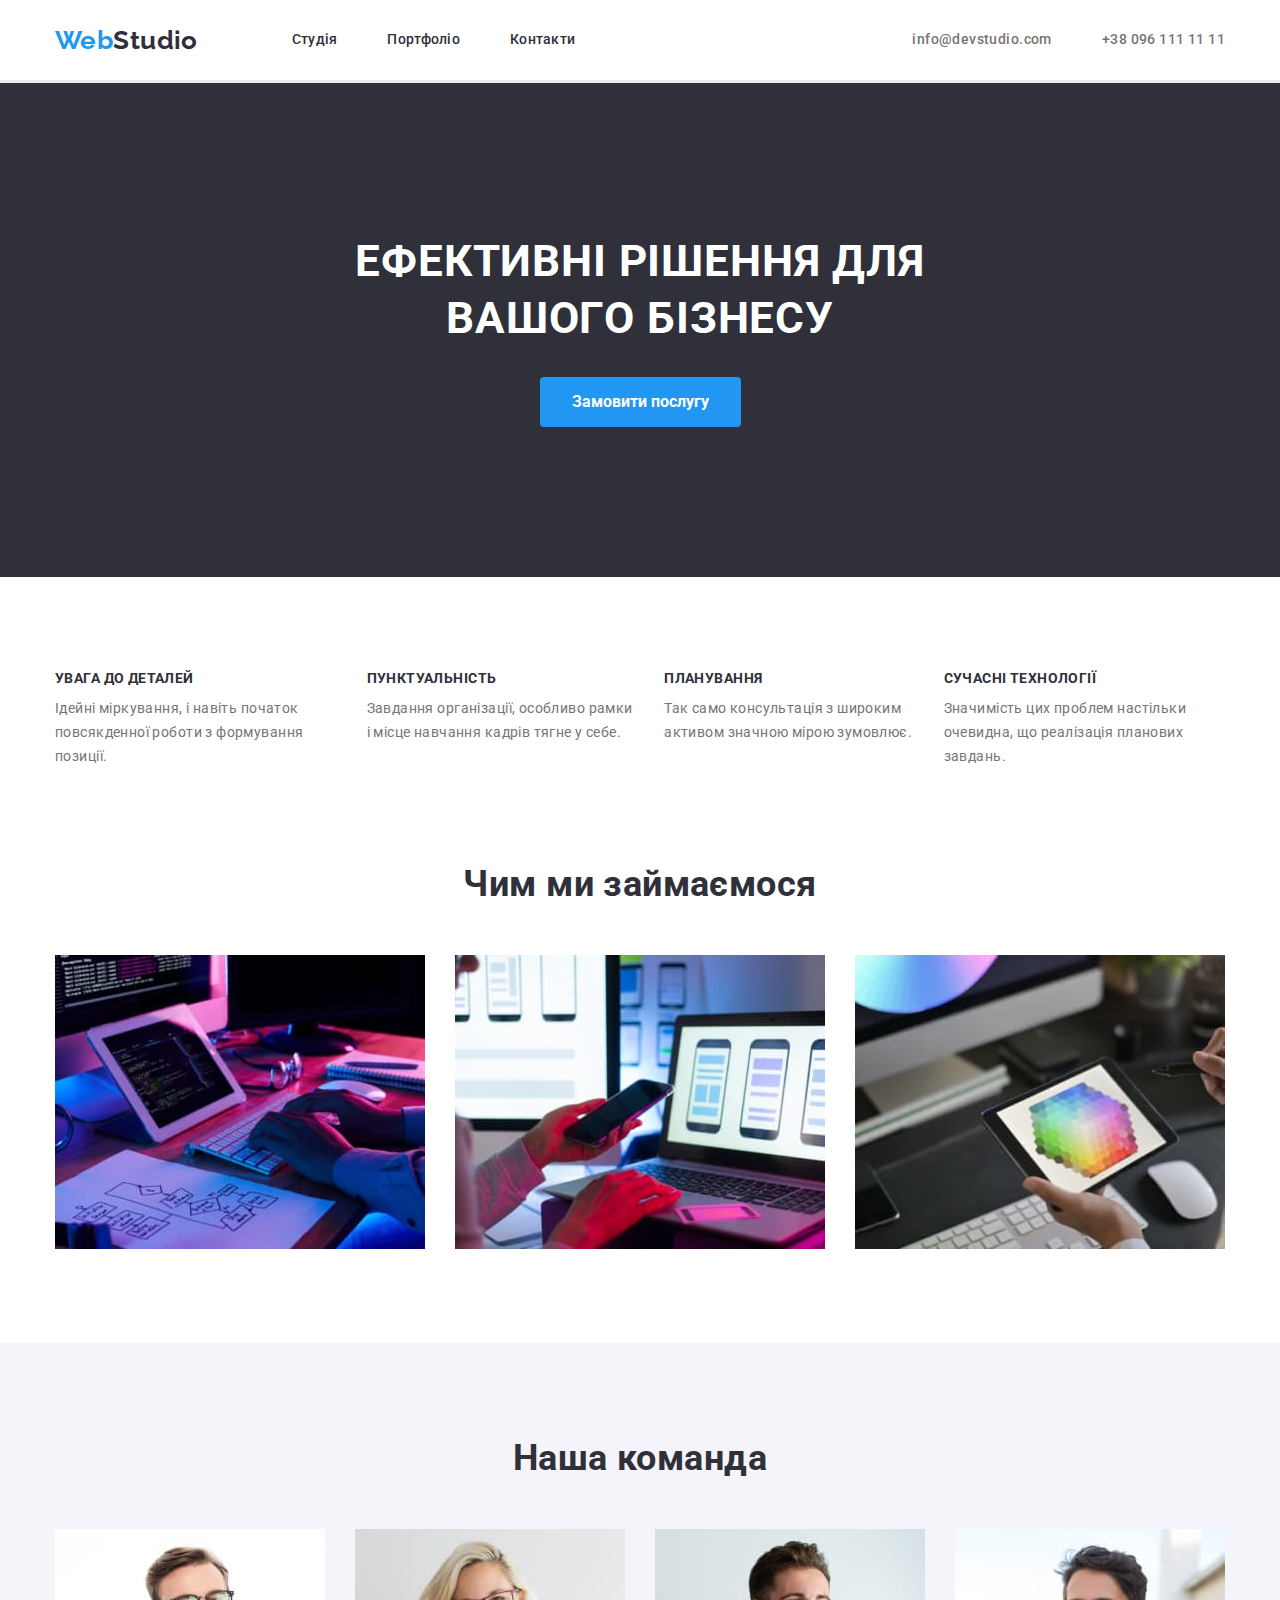
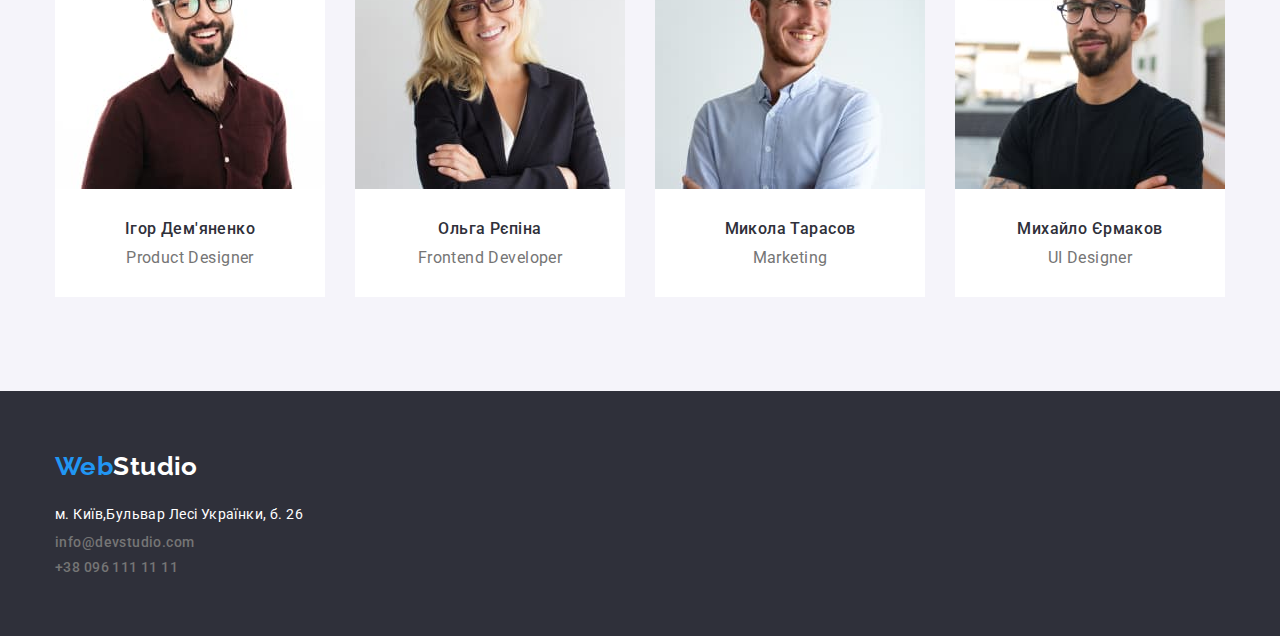
<file: index.html>
<!DOCTYPE html>
<html lang="uk">
  <head>
    <meta charset="UTF-8" />
    <meta http-equiv="X-UA-Compatible" content="IE=edge" />
    <meta name="viewport" content="width=device-width, initial-scale=1.0" />
    <link
      rel="stylesheet"
      href="https://cdnjs.cloudflare.com/ajax/libs/modern-normalize/1.1.0/modern-normalize.min.css"
    />
    <link rel="stylesheet" href="./css/styles.css" />
    <title>Студія</title>
  </head>
  <body>
    <header>
      <section class="all-nav">
        <div class="container header-container" >
          <a class="logo" href="./index.html"><span>Web</span>Studio</a>
        <nav class="navigation">
          <ul class="site-nav">
            <li>
              <a class="navigation-links" href="./index.html">Студія</a>
            </li>
            <li>
              <a class="navigation-links" href="./portfolio.html"
                >Портфоліо</a
              >
            </li>
            <li><a class="navigation-links" href="#">Контакти</a></li>
          </ul>
        </nav>
        <ul class="cont">
          <li>
            <a class="contacts" href="info@devstudio.com"
              >info@devstudio.com</a
            >
          </li>
          <li>
            <a class="contacts" href="tel:380961111111">+38 096 111 11 11</a>
          </li>
        </ul>
      </div>
      </section>
  </header>
  <main>
    <main>
      <section class="hero">
        <h1>Ефективні рішення для вашого бізнесу</h1>
        <button class="btn" type="button">Замовити послугу</button>
      </section>

      <section class="information">
        <div class="container">
          <h2 class="information-heading">Загальна інформація</h2>
          <ul class="info">
            <li>
              <h3 class="info-heading">УВАГА ДО ДЕТАЛЕЙ</h3>
              <p class="info-text">
                Ідейні міркування, і навіть початок повсякденної роботи з
                формування позиції.
              </p>
            </li>
            <li>
              <h3 class="info-heading">ПУНКТУАЛЬНІСТЬ</h3>
              <p class="info-text">
                Завдання організації, особливо рамки і місце навчання кадрів
                тягне у себе.
              </p>
            </li>
            <li>
              <h3 class="info-heading">ПЛАНУВАННЯ</h3>
              <p class="info-text">
                Так само консультація з широким активом значною мірою зумовлює.
              </p>
            </li>
            <li>
              <h3 class="info-heading">СУЧАСНІ ТЕХНОЛОГІЇ</h3>
              <p class="info-text">
                Значимість цих проблем настільки очевидна, що реалізація
                планових завдань.
              </p>
            </li>
          </ul>
        </div>
      </section>
      <section class="work">
        <div class="container">
          <h2 class="work-heading">Чим ми займаємося</h2>
          <ul class="photos">
            <li>
              <img
                src="./images/b.jpg"
                alt="написання коду"
                width="370"
                height="294"
              />
            </li>
            <li>
              <img
                src="./images/img.jpg"
                alt="робота з дизайном"
                width="370"
                height="294"
              />
            </li>
            <li>
              <img
                src="./images/img2.jpg"
                alt="палітра колорів"
                width="370"
                height="294"
              />
            </li>
          </ul>
        </div>
      </section>
      <section class="workers">
        <div class="container">
          <h2 class="workers-heading">Наша команда</h2>
          <ul class="workers-flex">
            <li class="workers-card">
              <img
                src="./images/img:1.jpg"
                alt="молодий чоловік в окулярах"
                width="270"
                height="260"
              />
              <div class="workers-info">
                <h3 class="worker-name">Ігор Дем'яненко</h3>
                <p class="workers-job">Product Designer</p>
              </div>
            </li>
            <li class="workers-card">
              <img
                src="./images/im2.jpg"
                alt="дівчина робітник фронт"
                width="270"
                height="260"
              />
              <div class="workers-info">
                <h3 class="worker-name">Ольга Рєпіна</h3>
                <p class="workers-job">Frontend Developer</p>
              </div>
            </li>
            <li class="workers-card">
              <img
                src="./images/im3.jpg"
                alt="хлопець з маркентгу"
                width="270"
                height="260"
              />
              <div class="workers-info">
                <h3 class="worker-name">Микола Тарасов</h3>
                <p class="workers-job">Marketing</p>
              </div>
            </li>
            <li class="workers-card">
              <img
                src="./images/im4.jpg"
                alt="молодий чоловік в окулярах UI"
                width="270"
                height="260"
              />
              <div class="workers-info">
                <h3 class="worker-name">Михайло Єрмаков</h3>
                <p class="workers-job">UI Designer</p>
              </div>
            </li>
          </ul>
        </div>
      </section>
    </main>

    <footer>
      <div class="container">
        <a class="logo-b" href="./index.html"><span>Web</span>Studio</a>
        <address>
          <ul class="f-links">
            <li>
              <a
                class="footer-links"
                href=" https://goo.gl/maps/tbmbM4fvrWX6sfsx7"
              >
                м. Київ,Бульвар Лесі Українки, б. 26</a
              >
            </li>
            <li>
              <a class="contacts-b" href="info@devstudio.com"
                >info@devstudio.com</a
              >
            </li>
            <li>
              <a class="contacts-b" href="tel:380961111111"
                >+38 096 111 11 11</a
              >
            </li>
          </ul>
        </address>
      </div>
    </footer>
  </body>
</html>
</file>
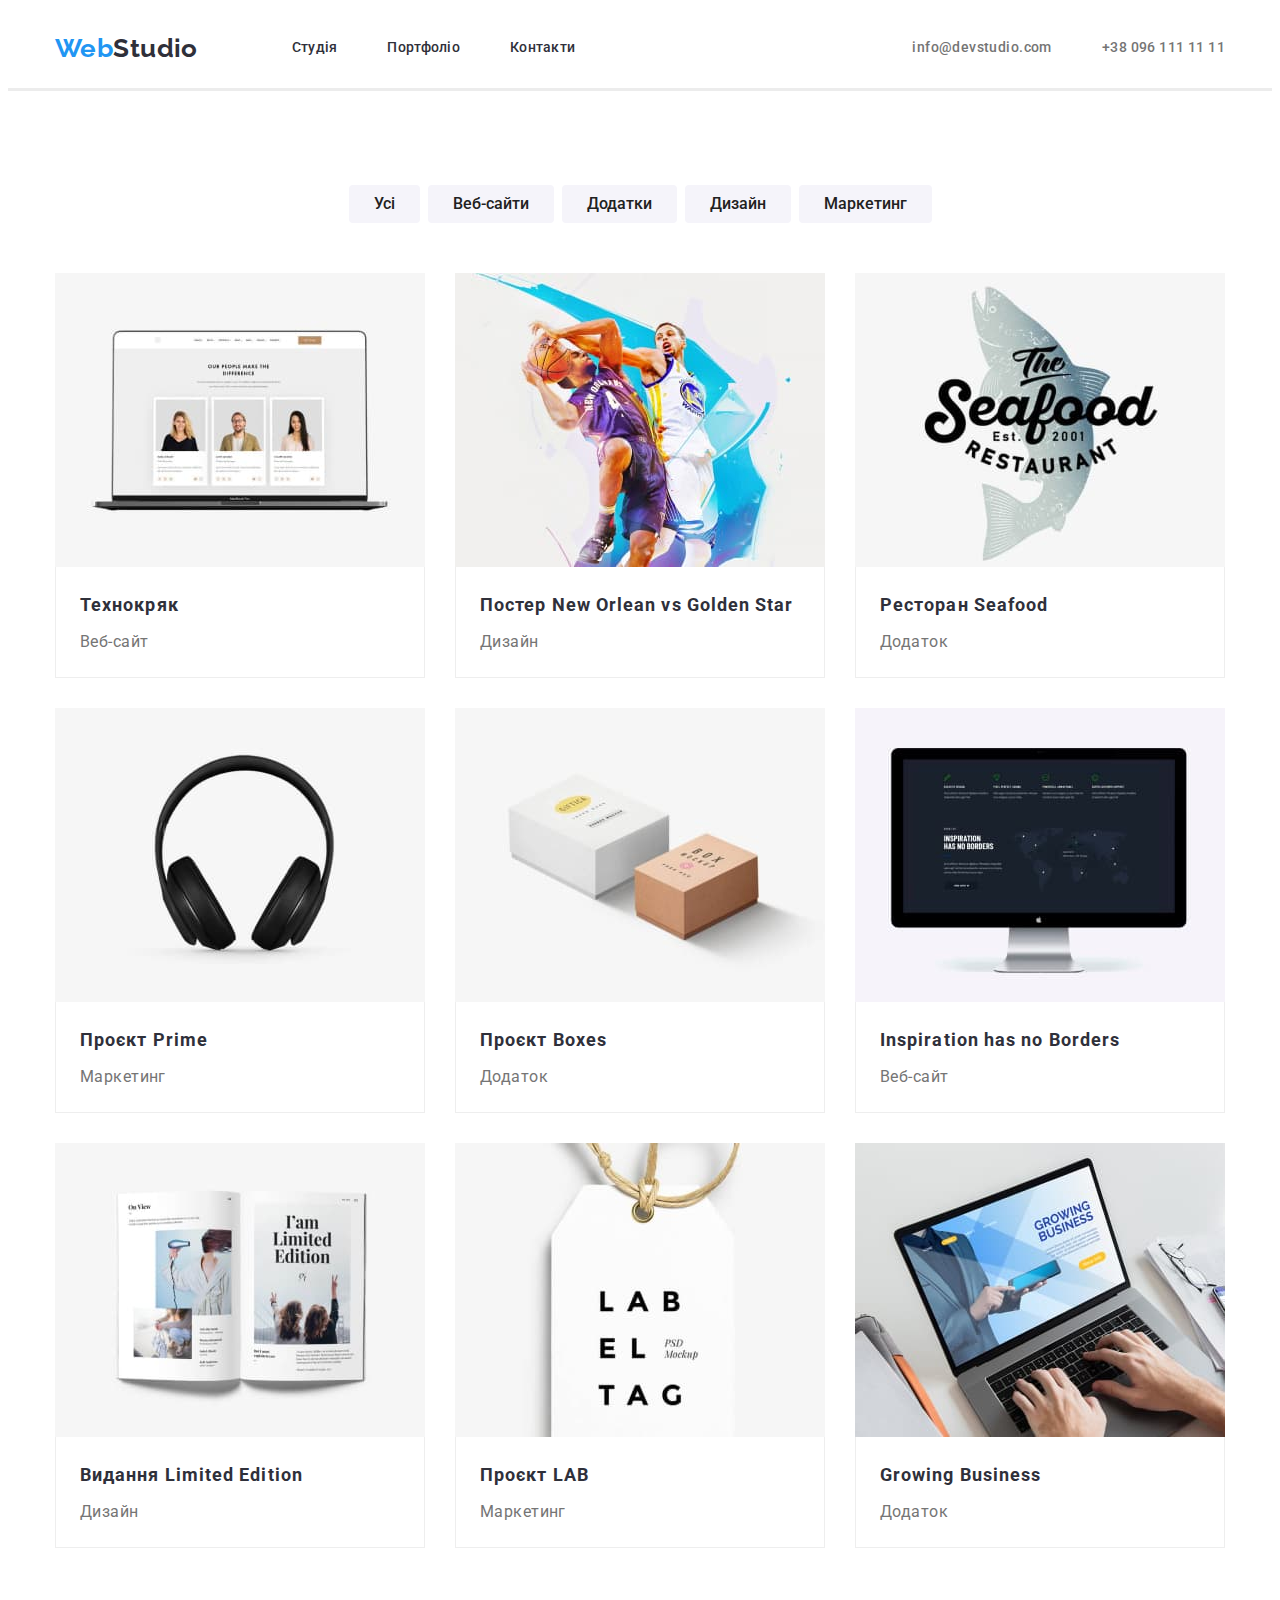
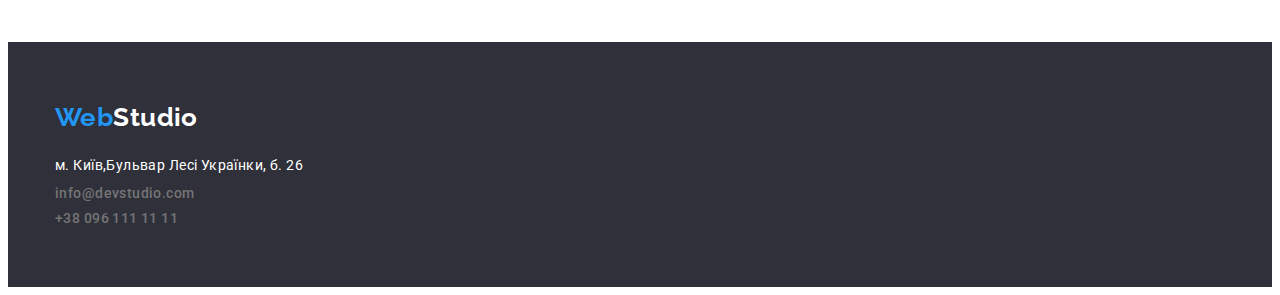
<file: portfolio.html>
<!DOCTYPE html>
<html lang="uk">
  <head>
    <meta charset="UTF-8" />
    <meta http-equiv="X-UA-Compatible" content="IE=edge" />
    <meta name="viewport" content="width=device-width, initial-scale=1.0" />
    <link rel="stylesheet" href="./css/styles.css" />
    <title>Портфоліо</title>
  </head>
  <body>
    <header>
      <section class="all-nav">
        <div class="container header-container">
          <a class="logo" href="./index.html"><span>Web</span>Studio</a>
          <nav class="navigation">
            <ul class="site-nav">
              <li>
                <a class="navigation-links" href="./index.html">Студія</a>
              </li>
              <li>
                <a class="navigation-links" href="./portfolio.html"
                  >Портфоліо</a
                >
              </li>
              <li><a class="navigation-links" href="#">Контакти</a></li>
            </ul>
          </nav>
          <ul class="cont">
            <li>
              <a class="contacts" href="info@devstudio.com"
                >info@devstudio.com</a
              >
            </li>
            <li>
              <a class="contacts" href="tel:380961111111">+38 096 111 11 11</a>
            </li>
          </ul>
        </div>
      </section>
    </header>
    <main>
      <section class="filter_and_examples">
        <div class="container">
          <h1 class="portfolio-heading">Портфоліо компаії</h1>
          <ul class="filter">
            <li><button class="btn-ex" type="button">Усі</button></li>
            <li><button class="btn-ex" type="button">Веб-сайти</button></li>
            <li><button class="btn-ex" type="button">Додатки</button></li>
            <li><button class="btn-ex" type="button">Дизайн</button></li>
            <li><button class="btn-ex" type="button">Маркетинг</button></li>
          </ul>

          <ul class="gallary">
            <li class="examples-cards">
              <img
                src="./images/ex1.jpg"
                alt="головна сторінка сайту"
                width="370"
                height="294"
              />
              <div class="ex-info">
                <h3 class="exmples-names">Технокряк</h3>
                <p class="exmples-info">Веб-сайт</p>
              </div>
            </li>
            <li class="examples-cards">
              <img
                src="./images/ex2.jpg"
                alt="постер баскетбольного матчу"
                width="370"
                height="294"
              />
              <div class="ex-info">
                <h3 class="exmples-names">Постер New Orlean vs Golden Star</h3>
                <p class="exmples-info">Дизайн</p>
              </div>
            </li>
            <li class="examples-cards">
              <img
                src="./images/ex3.jpg"
                alt="лого ресторану"
                width="370"
                height="294"
              />
              <div class="ex-info">
                <h3 class="exmples-names">Ресторан Seafood</h3>
                <p class="exmples-info">Додаток</p>
              </div>
            </li>
            <li class="examples-cards">
              <img
                src="./images/ex4.jpg"
                alt="безпровідні навушники"
                width="370"
                height="294"
              />
              <div class="ex-info">
                <h3 class="exmples-names">Проєкт Prime</h3>
                <p class="exmples-info">Маркетинг</p>
              </div>
            </li>
            <li class="examples-cards">
              <img
                src="./images/ex5.jpg"
                alt="фото дизайну коробок"
                width="370"
                height="294"
              />
              <div class="ex-info">
                <h3 class="exmples-names">Проєкт Boxes</h3>
                <p class="exmples-info">Додаток</p>
              </div>
            </li>
            <li class="examples-cards">
              <img
                src="./images/ex6.jpg"
                alt="дизайн сайту"
                width="370"
                height="294"
              />
              <div class="ex-info">
                <h3 class="exmples-names">Inspiration has no Borders</h3>
                <p class="exmples-info">Веб-сайт</p>
              </div>
            </li>
            <li class="examples-cards">
              <img
                src="./images/ex7.jpg"
                alt="дизайн розгортки журналу"
                width="370"
                height="294"
              />
              <div class="ex-info">
                <h3 class="exmples-names">Видання Limited Edition</h3>
                <p class="exmples-info">Дизайн</p>
              </div>
            </li>
            <li class="examples-cards">
              <img
                src="./images/ex8.jpg"
                alt="дизайн лого"
                width="370"
                height="294"
              />
              <div class="ex-info">
                <h3 class="exmples-names">Проєкт LAB</h3>
                <p class="exmples-info">Маркетинг</p>
              </div>
            </li>
            <li class="examples-cards">
              <img
                src="./images/ex9.jpg"
                alt="сторинка сайту"
                width="370"
                height="294"
              />
              <div class="ex-info">
                <h3 class="exmples-names">Growing Business</h3>
                <p class="exmples-info">Додаток</p>
              </div>
            </li>
          </ul>
        </div>
      </section>
    </main>

    <footer>
      <div class="container">
        <a class="logo-b" href="./index.html"><span>Web</span>Studio</a>
        <address>
          <ul class="f-links">
            <li>
              <a
                class="footer-links"
                href=" https://goo.gl/maps/tbmbM4fvrWX6sfsx7"
              >
                м. Київ,Бульвар Лесі Українки, б. 26</a
              >
            </li>
            <li>
              <a class="contacts-b" href="info@devstudio.com"
                >info@devstudio.com</a
              >
            </li>
            <li>
              <a class="contacts-b" href="tel:380961111111"
                >+38 096 111 11 11</a
              >
            </li>
          </ul>
        </address>
      </div>
    </footer>
  </body>
</html>
</file>
<file: css/styles.css>
@import url("https://fonts.googleapis.com/css2?family=Roboto:wght@100;300;400;500;700&display=swap");
@import url("https://fonts.googleapis.com/css2?family=Raleway:wght@100;300;400;500;700&display=swap");

html {
  box-sizing: border-box;
}
*,
*::before,
*::after {
  box-sizing: inherit;
}

h1,
h2,
h3,
h4,
h5,
h6,
p {
  margin: 0;
}
img {
  display: block;
  max-width: 100%;
  height: auto;
}

header {
  border-bottom: solid #ececec;
}

body {
  font-family: "Roboto";
  color: #2f303a;
  font-size: 14px;
  letter-spacing: 0.03em;
}

ul {
  list-style: none;
  margin: 0;
  padding: 0;
}

h1 {
  font-size: 44px;
  text-align: center;
  width: 696px;
  margin: 0 auto;
}
.container {
  width: 1200px;
  margin-left: auto;
  margin-right: auto;
  padding-left: 15px;
  padding-right: 15px;
}

.header-container {
  display: flex;
  align-items: center;
}
.navigation {
  display: flex;
}

.cont {
  display: flex;
  margin-left: auto;
}

.cont li:not(:last-child) {
  margin-right: 50px;
}
.logo {
  display: flex;
  font-family: "Raleway";
  font-size: 26px;
  font-weight: 700;
  color: #2f303a;
  text-decoration: none;
  line-height: 1.19;
  text-transform: capitalize;
  margin-right: 94px;
}

.logo span {
  color: #2196f3;
}
.site-nav {
  display: flex;
  align-items: center;
}
.site-nav li {
  margin-right: 50px;
}
.site-nav li:last-child {
  margin-right: 0;
}
.navigation-links {
  display: block;
  color: #2f303a;
  text-decoration: none;
  font-weight: 500;
  font-size: 14px;
  line-height: 1.14;
  letter-spacing: 0.02em;
  padding-top: 32px;
  padding-bottom: 32px;
}

.navigation-links:hover,
.navigation-links:focus {
  color: #2196f3;
}

.contacts {
  display: block;
  color: #757575;
  font-weight: 500;
  font-size: 14px;
  line-height: 1.14;
  text-decoration: none;
  font-style: normal;
  padding-top: 32px;
  padding-bottom: 32px;
}

.contacts:hover,
.contacts:focus {
  color: #2196f3;
}

.hero {
  text-align: center;
  text-transform: uppercase;
  background-color: #2f303a;
  color: #ffffff;
  line-height: 1.3;
  letter-spacing: 0.06em;
  padding-top: 150px;
  padding-bottom: 150px;
}

.btn {
  background-color: #2196f3;
  color: #ffffff;
  font-weight: 700;
  font-size: 16px;
  line-height: 1.88;
  border: 0;
  font-family: inherit;
  margin-top: 30px;
  padding: 10px 32px;
  border-radius: 4px;
}

.btn:hover,
.btn:focus {
  cursor: pointer;
}

.information {
  padding-top: 94px;
}

.information-heading {
  display: none;
}

.info {
  display: flex;
  gap: 30px;
}
.info li {
  width: auto;
}
.info-heading {
  font-size: 14px;
  line-height: 1.14;
  text-transform: uppercase;
}

.info-text {
  font-size: 14px;
  line-height: 1.7;
  color: #757575;
  margin-top: 10px;
}

.work {
  padding-top: 94px;
  padding-bottom: 94px;
  display: flex;
}

.work-heading {
  font-size: 36px;
  line-height: 1.17;
  text-align: center;
}
.photos {
  display: flex;
  margin-top: 50px;
}
.photos li {
  margin-right: 30px;
}
.photos li:last-child {
  margin-right: 0;
}
.workers {
  background: #f5f4fa;
  padding-top: 94px;
}

.workers-heading {
  font-size: 36px;
  line-height: 1.17;
  text-align: center;
}
.workers-flex {
  margin-top: 50px;
  display: flex;
  justify-content: space-between;
  padding-bottom: 94px;
}
.workers-card {
  width: 270px;
  border-color: #f5f4fa;
}
.workers-info {
  background-color: #ffffff;
  padding: 30px;
}

.worker-name {
  font-weight: 500;
  font-size: 16px;
  line-height: 1.19;
  text-align: center;
}

.workers-job {
  color: #757575;
  font-size: 16px;
  line-height: 1.19;
  text-align: center;
  margin-top: 10px;
}

.portfolio-heading {
  display: none;
}

.filter_and_examples {
  padding-top: 94px;
}

.filter {
  display: flex;
  justify-content: center;
}
.filter li {
  margin-right: 8px;
}
.filter li:last-child {
  margin-right: 0;
}
.btn-ex {
  color: #212121;
  background-color: #f5f4fa;
  font-weight: 500;
  font-size: 16px;
  line-height: 1.6;
  text-align: center;
  border: 0;
  font-family: inherit;
  padding: 6px 25px;
  border-radius: 4px;
}

.btn-ex:hover,
.btn-ex:focus {
  color: #ffffff;
  background-color: #2196f3;
  cursor: pointer;
}
.gallary {
  margin-top: 50px;
  display: flex;
  flex-wrap: wrap;
  gap: 30px;
  padding-bottom: 94px;
}

.examples-cards {
  width: auto;
}
.examples-cards:hover {
  cursor: pointer;
}
.ex-info {
  padding: 20px 24px;
  border: 1px solid #eeeeee;
  border-top: 0;
}

.exmples-names {
  font-size: 18px;
  line-height: 2;
  letter-spacing: 0.06em;
}

.exmples-info {
  font-size: 16px;
  line-height: 1.88;
  color: #757575;
  margin-top: 4px;
}

footer {
  background-color: #2f303a;
  line-height: 24px;
  padding-top: 60px;
  padding-bottom: 60px;
}

.logo-b {
  display: block;
  color: #ffffff;
  font-family: "Raleway";
  font-style: normal;
  font-weight: 700;
  font-size: 26px;
  line-height: 1.19;
  text-decoration: none;
  margin-bottom: 20px;
}

.logo-b span {
  color: #2196f3;
}

.footer-links {
  font-style: normal;
  color: #ffffff;
  text-decoration: none;
  font-size: 14px;
}

.contacts-b {
  display: block;
  color: #757575;
  font-weight: 500;
  font-size: 14px;
  line-height: 1.14;
  text-decoration: none;
  font-style: normal;
}

.f-links li {
  margin-top: 9px;
}
</file>
